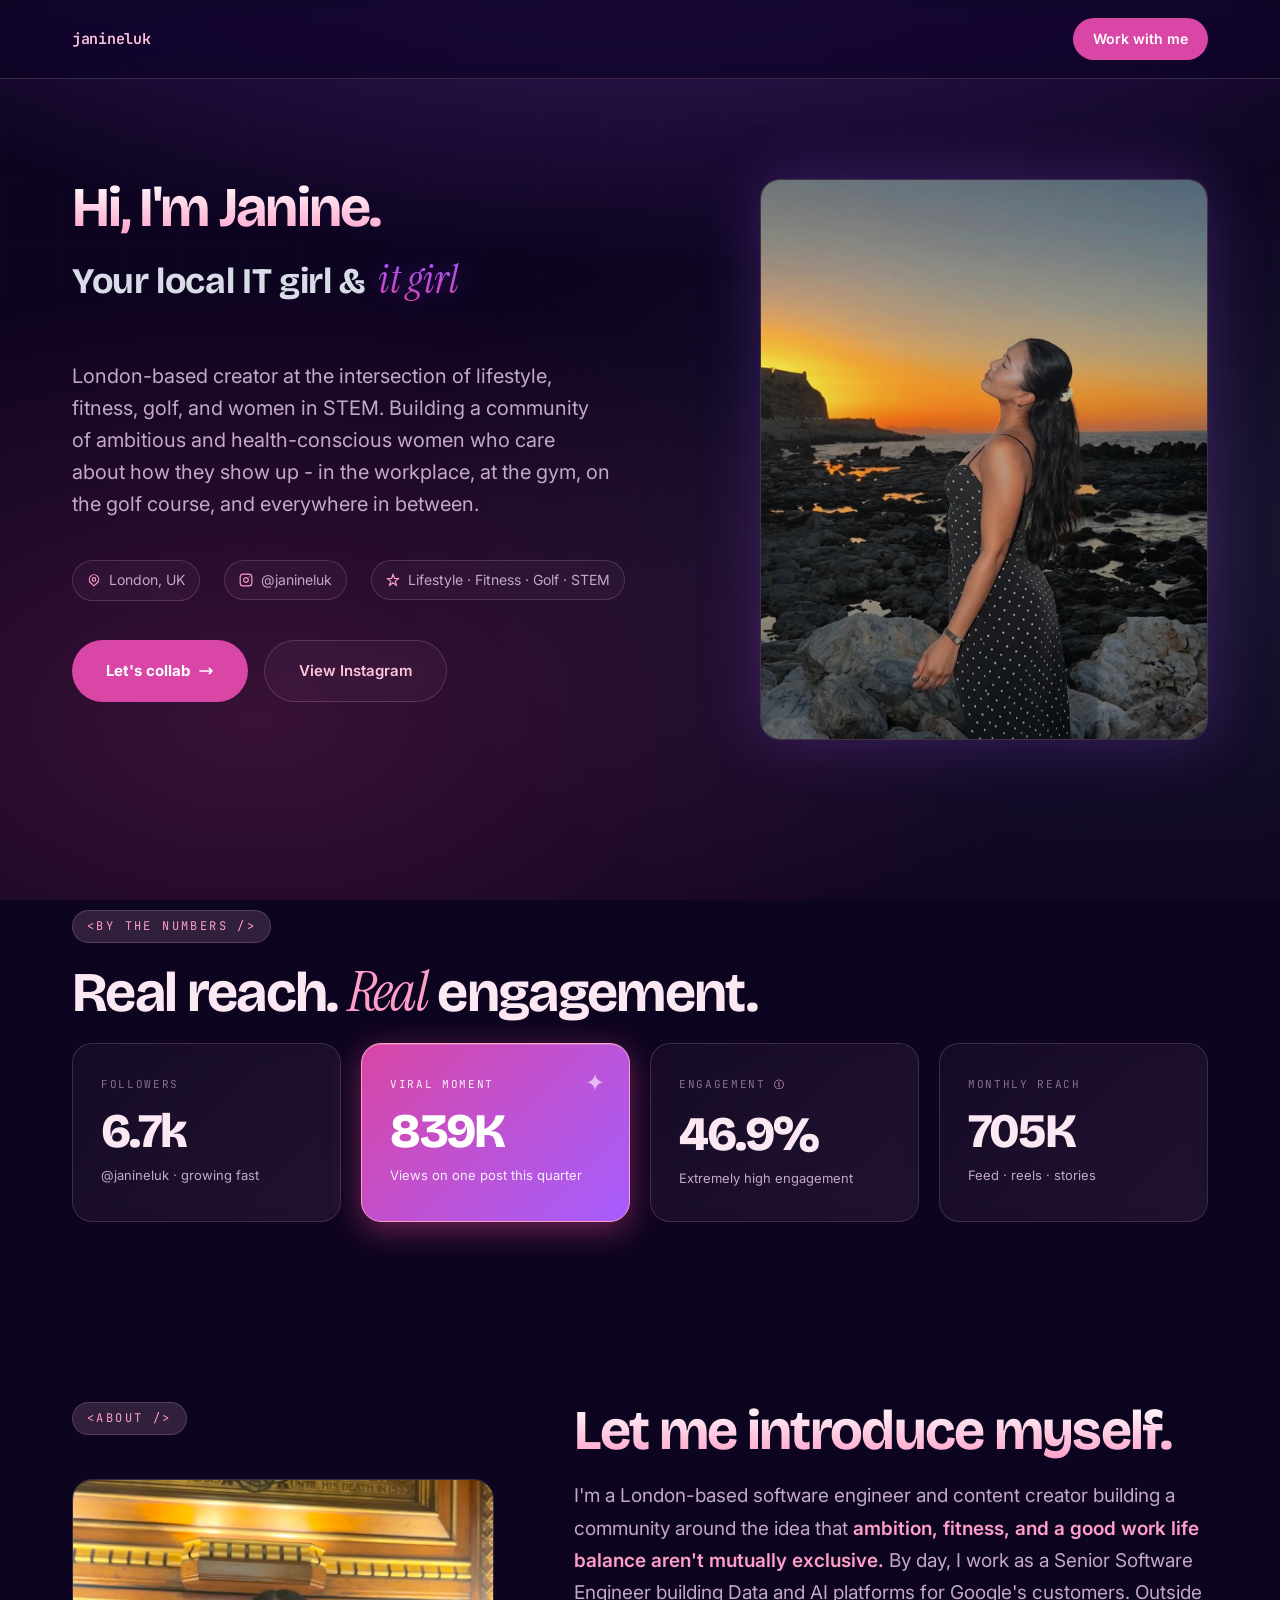
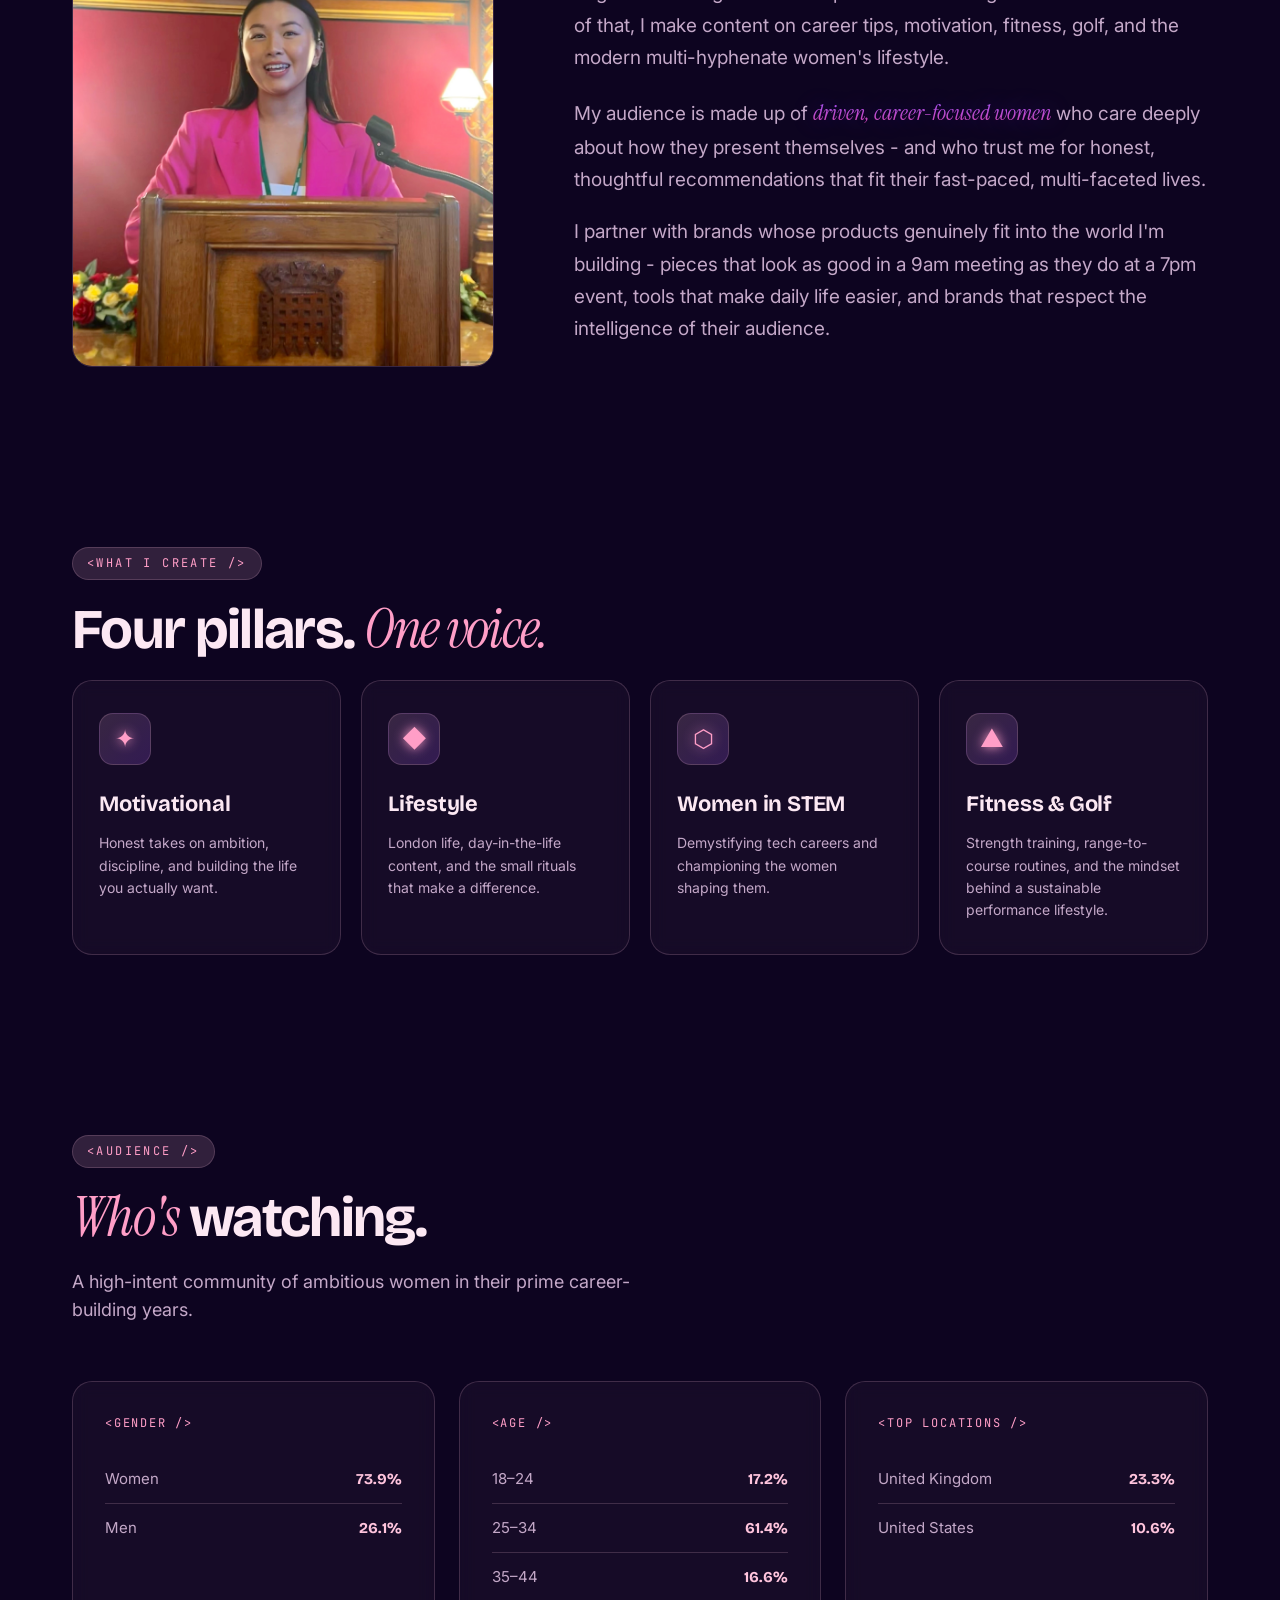
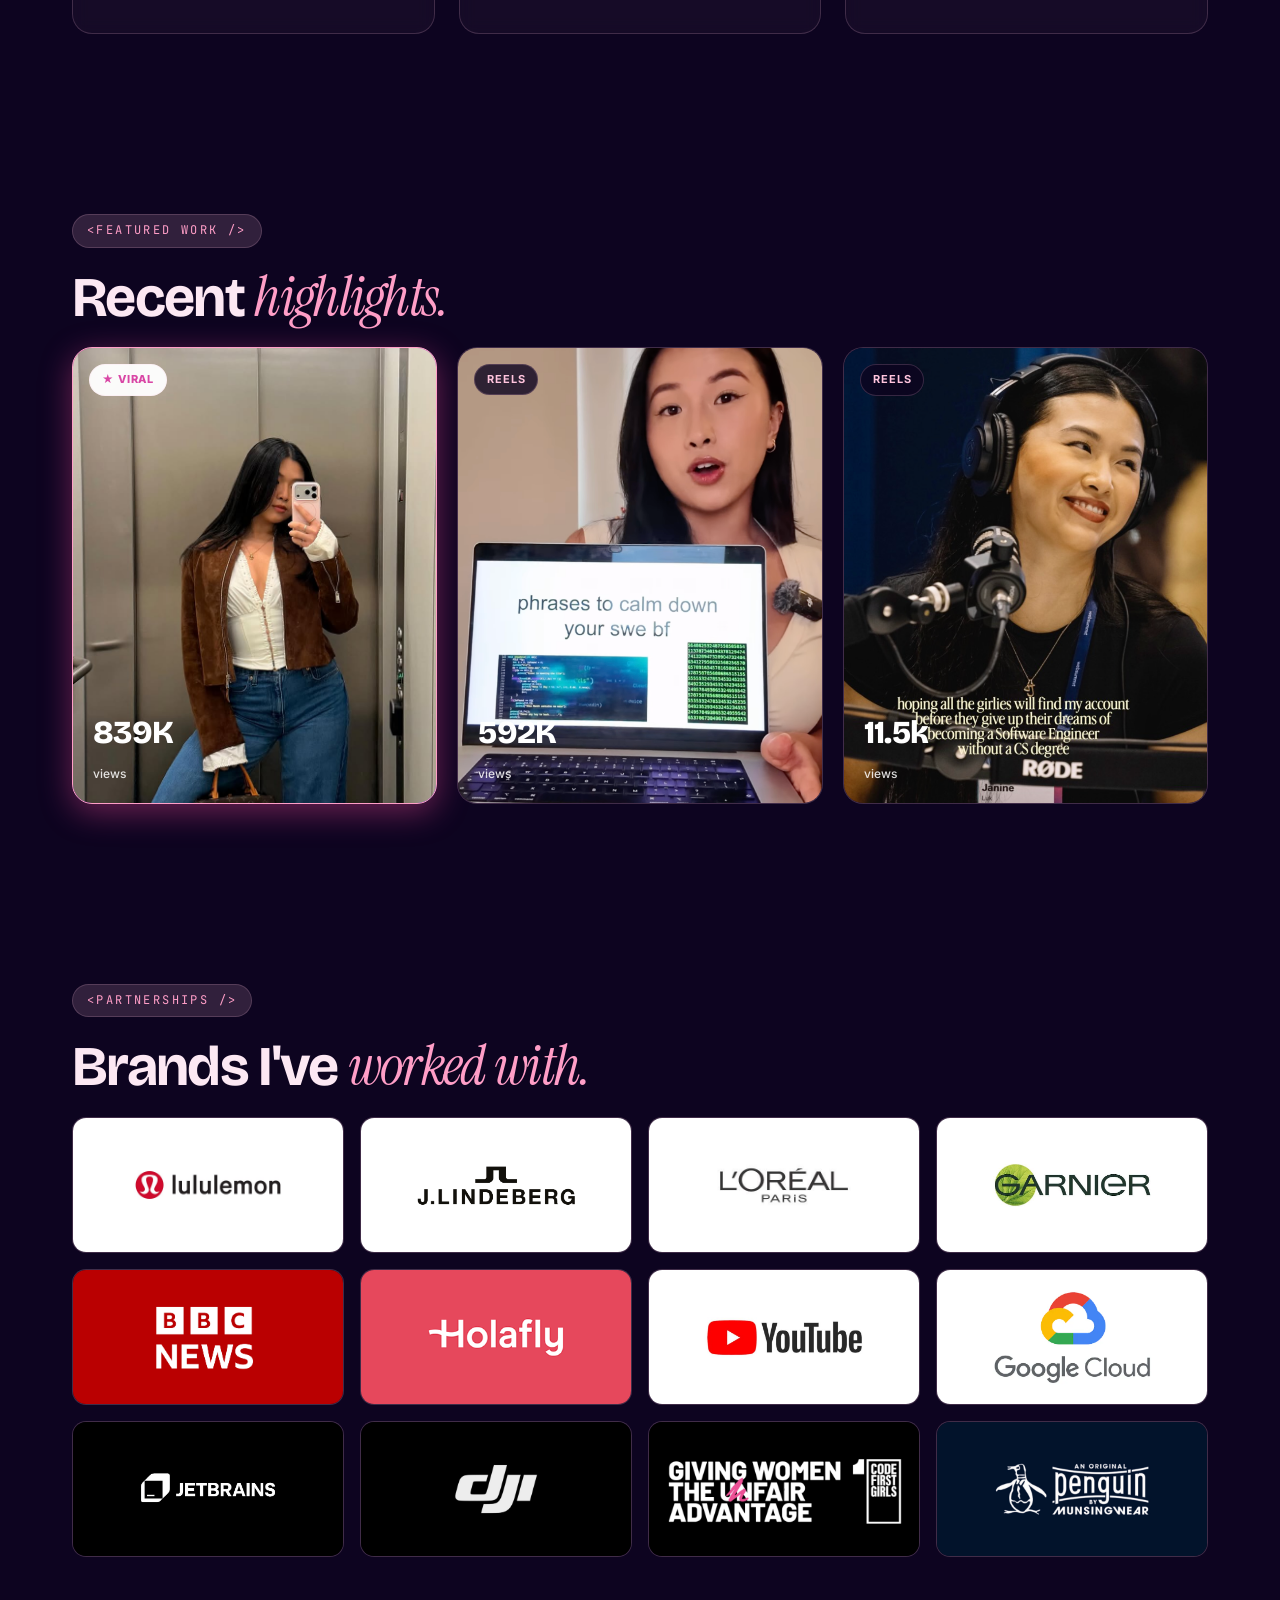
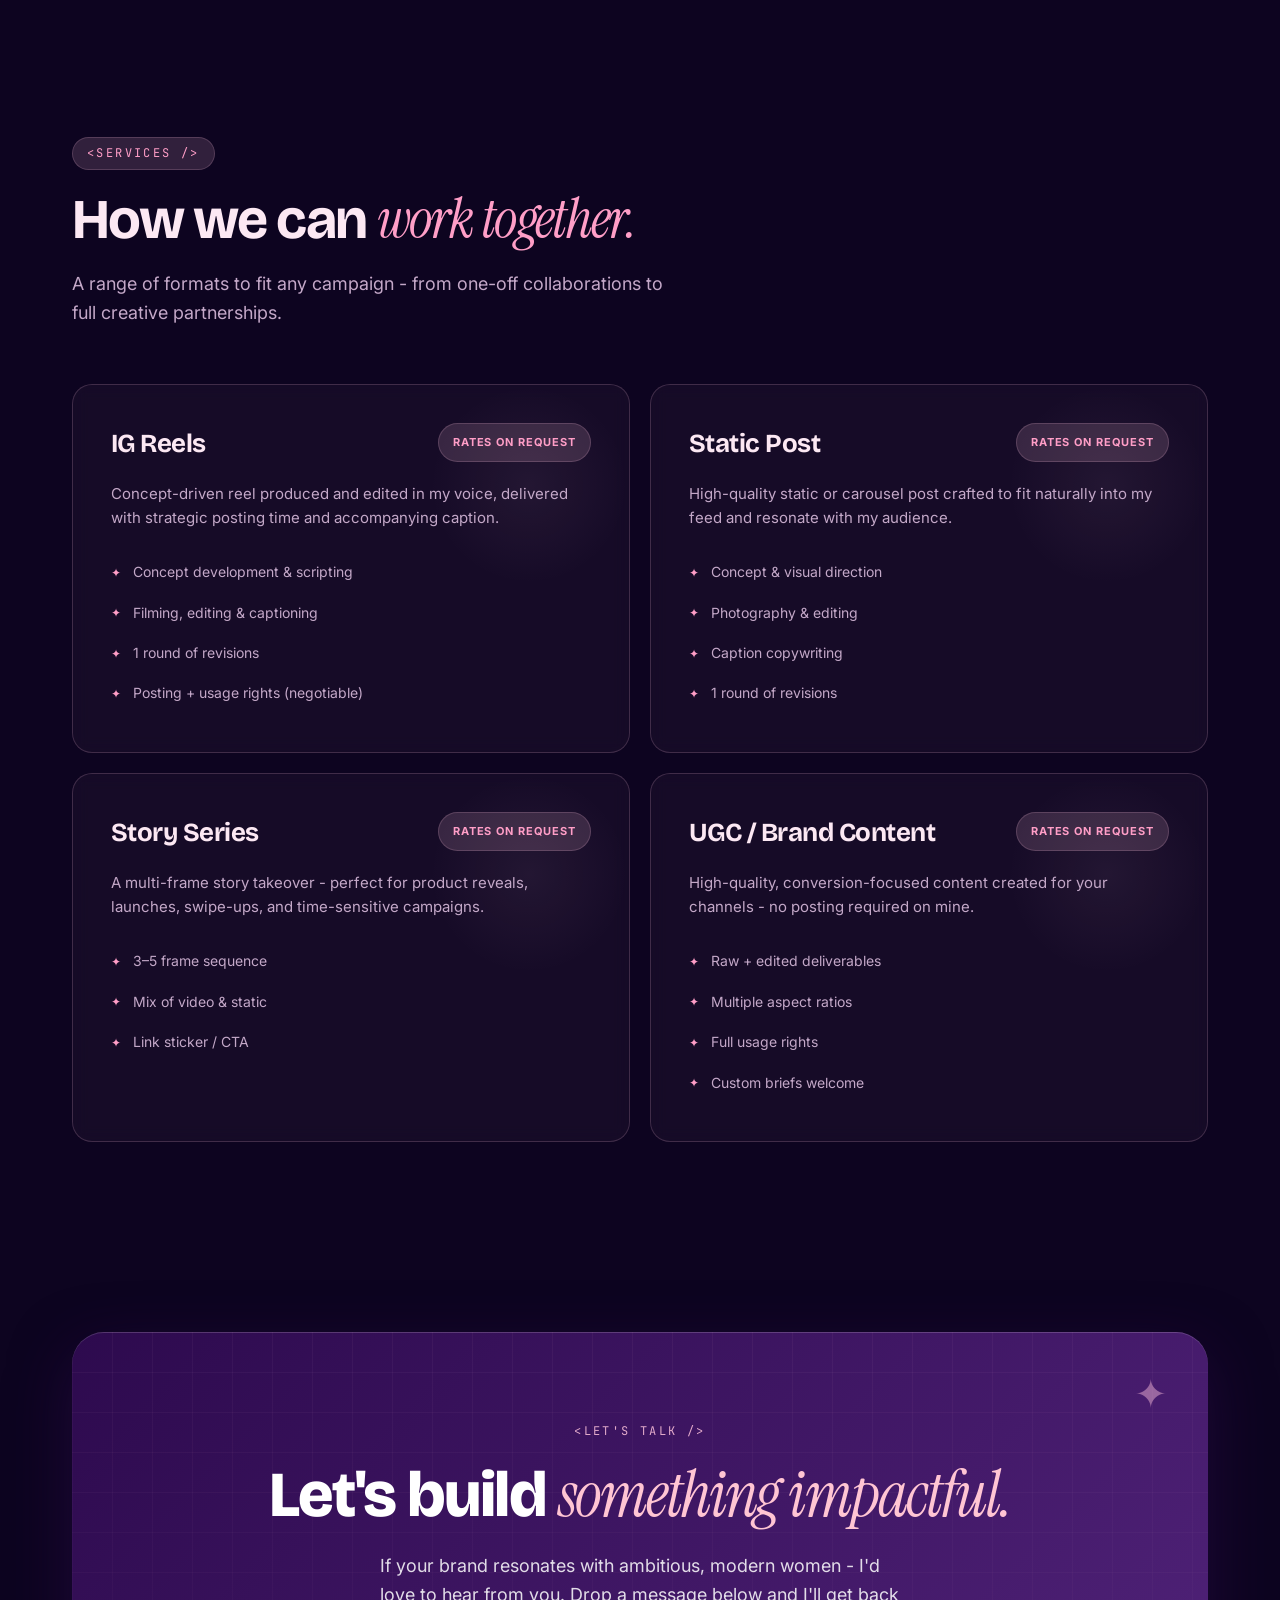
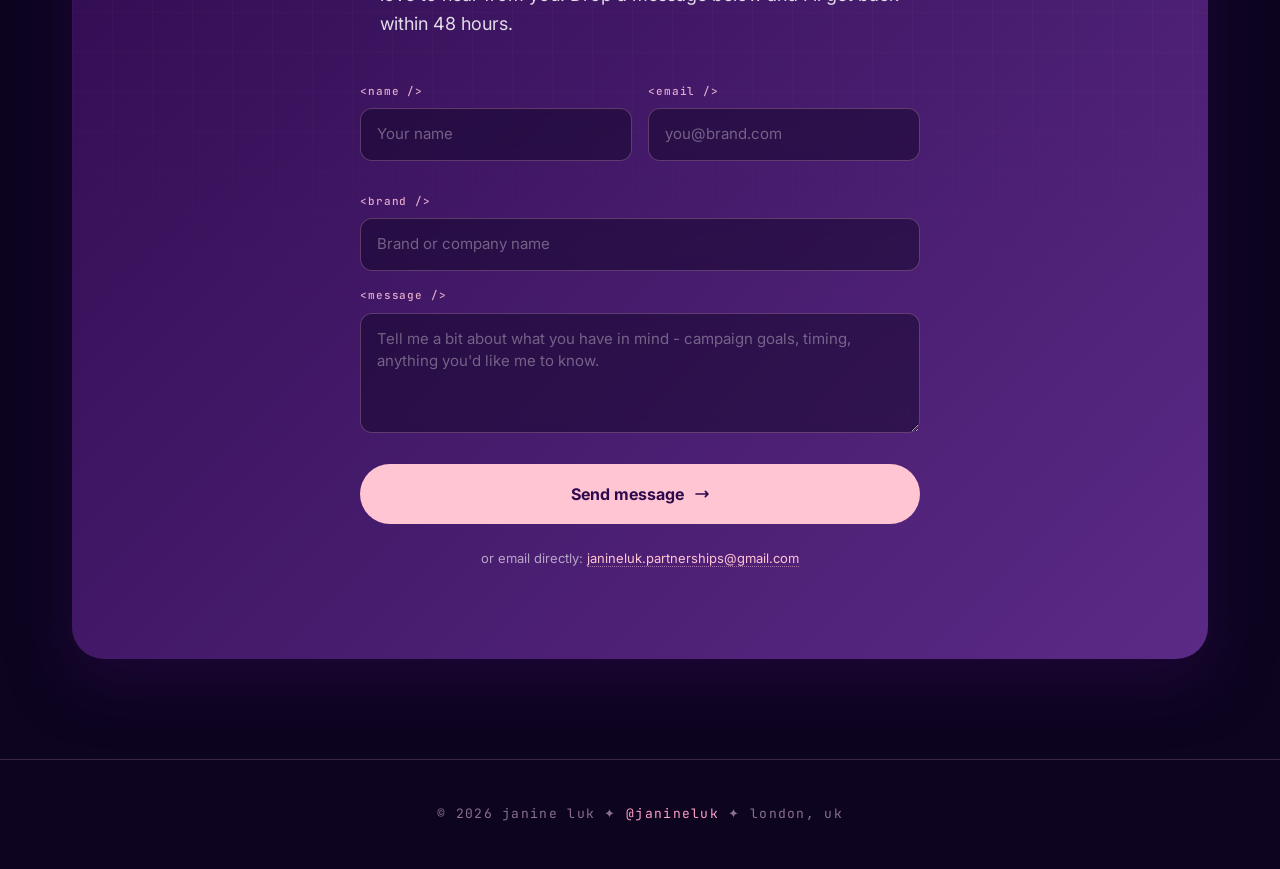
<file: index.html>
<!DOCTYPE html>
<html lang="en">
<head>
<meta charset="UTF-8" />
<meta name="viewport" content="width=device-width, initial-scale=1.0" />
<title>JANINELUK | Media Kit</title>
<meta name="description" content="Janine Luk (@janineluk) — your local IT girl &amp; it girl. London-based content creator covering motivational lifestyle, fitness, golf, and women in STEM." />
<link rel="preconnect" href="https://fonts.googleapis.com">
<link rel="preconnect" href="https://fonts.gstatic.com" crossorigin>
<link href="https://fonts.googleapis.com/css2?family=Bricolage+Grotesque:opsz,wght@12..96,600;12..96,700;12..96,800&family=Instrument+Serif:ital@0;1&family=Inter:wght@400;500;600;700;800&family=JetBrains+Mono:wght@400;500;600;700&display=swap" rel="stylesheet">
<link rel="icon" type="image/jpeg" href="public/assets/profile_pic.jpg" />
<link rel="apple-touch-icon" href="public/assets/profile_pic.jpg" />
<link rel="stylesheet" href="styles.css" />
</head>
<body>

<nav>
  <div class="nav-inner">
    <div class="logo">janineluk</div>
    <a href="#contact" class="nav-cta">Work with me</a>
  </div>
</nav>

<!-- HERO -->
<header class="hero">
  <div class="container">
    <div class="hero-grid">
      <div class="hero-text-top">
        <h1 class="section-title">Hi, I'm Janine.</h1>
        <p class="hero-subtitle"><span class="hero-subtitle-code">Your local IT girl &amp;</span> <span class="accent">it girl</span></p>
      </div>
      <div class="hero-visual">
        <div class="hero-photo">
          <img src="public/assets/profile_pic.jpg" alt="Janine Luk Profile Photo" />
        </div>
      </div>
      <div class="hero-text-bottom">
        <p class="hero-sub">London-based creator at the intersection of lifestyle, fitness, golf, and women in STEM. Building a community of ambitious and health-conscious women who care about how they show up - in the workplace, at the gym, on the golf course, and everywhere in between.</p>
        <div class="hero-meta">
          <div class="hero-meta-item">
            <svg fill="none" stroke="currentColor" viewBox="0 0 24 24"><path stroke-linecap="round" stroke-linejoin="round" stroke-width="2" d="M17.657 16.657L13.414 20.9a2 2 0 01-2.827 0l-4.244-4.243a8 8 0 1111.314 0z"/><path stroke-linecap="round" stroke-linejoin="round" stroke-width="2" d="M15 11a3 3 0 11-6 0 3 3 0 016 0z"/></svg>
            London, UK
          </div>
          <div class="hero-meta-item">
            <svg fill="none" stroke="currentColor" viewBox="0 0 24 24"><rect width="20" height="20" x="2" y="2" rx="5" ry="5" stroke-width="2"/><path stroke-linecap="round" stroke-linejoin="round" stroke-width="2" d="M16 11.37A4 4 0 1112.63 8 4 4 0 0116 11.37zM17.5 6.5h.01"/></svg>
            @janineluk
          </div>
          <div class="hero-meta-item">
            <svg fill="none" stroke="currentColor" viewBox="0 0 24 24"><path stroke-linecap="round" stroke-linejoin="round" stroke-width="2" d="M12 2l2.4 7.4H22l-6.2 4.5 2.4 7.4L12 16.8l-6.2 4.5 2.4-7.4L2 9.4h7.6L12 2z"/></svg>
            Lifestyle · Fitness · Golf · STEM
          </div>
        </div>
        <div class="hero-actions">
          <a href="#contact" class="btn-primary">
            Let's collab
            <svg width="16" height="16" fill="none" stroke="currentColor" viewBox="0 0 24 24"><path stroke-linecap="round" stroke-linejoin="round" stroke-width="2.5" d="M17 8l4 4m0 0l-4 4m4-4H3"/></svg>
          </a>
          <a href="https://instagram.com/janineluk" class="btn-secondary" target="_blank" rel="noopener">View Instagram</a>
        </div>
      </div>
    </div>
  </div>
</header>

<!-- STATS -->
<section>
  <div class="container">
    <div class="section-label">&lt;by the numbers /&gt;</div>
    <h2 class="section-title">Real reach. <em>Real</em> engagement.</h2>
    <div class="stats-grid">
      <div class="stat-card">
        <div class="stat-label">Followers</div>
        <div class="stat-value">6.7k</div>
        <div class="stat-detail">@janineluk · growing fast</div>
      </div>
      <div class="stat-card highlight">
        <div class="stat-label">Viral moment</div>
        <div class="stat-value">839K</div>
        <div class="stat-detail">Views on one post this quarter</div>
      </div>
      <div class="stat-card">
        <div class="stat-label">Engagement <span class="tooltip-wrap" tabindex="0" aria-label="Instagram engagement rate info">ⓘ<span class="tooltip-text" role="tooltip">Instagram engagement rate is based on median likes divided by followers.</span></span></div>
        <div class="stat-value">46.9%</div>
        <div class="stat-detail">Extremely high engagement</div>
      </div>
      <div class="stat-card">
        <div class="stat-label">Monthly reach</div>
        <div class="stat-value">705K</div>
        <div class="stat-detail">Feed · reels · stories</div>
      </div>
    </div>
  </div>
</section>

<!-- ABOUT -->
<section>
  <div class="container">
    <div class="about-grid">
      <div>
        <div class="section-label">&lt;about /&gt;</div>
        <div class="about-photo">
          <img src="public/assets/profile_photo_pink.png" alt="Janine Luk" />
        </div>
      </div>
      <div class="about-bio">
        <h1 class="section-title">Let me introduce myself.</h1>
        <p>I'm a London-based software engineer and content creator building a community around the idea that <strong>ambition, fitness, and a good work life balance aren't mutually exclusive.</strong> By day, I work as a Senior Software Engineer building Data and AI platforms for Google's customers. Outside of that, I make content on career tips, motivation, fitness, golf, and the modern multi-hyphenate women's lifestyle.</p>
        <p>My audience is made up of <em class="accent">driven, career-focused women</em> who care deeply about how they present themselves - and who trust me for honest, thoughtful recommendations that fit their fast-paced, multi-faceted lives.</p>
        <p>I partner with brands whose products genuinely fit into the world I'm building - pieces that look as good in a 9am meeting as they do at a 7pm event, tools that make daily life easier, and brands that respect the intelligence of their audience.</p>
      </div>
    </div>
  </div>
</section>

<!-- CONTENT PILLARS -->
<section>
  <div class="container">
    <div class="section-label">&lt;what i create /&gt;</div>
    <h2 class="section-title">Four pillars. <em>One voice.</em></h2>
    <div class="pillars-grid">
      <div class="pillar">
        <div class="pillar-icon">✦</div>
        <div class="pillar-title">Motivational</div>
        <p class="pillar-desc">Honest takes on ambition, discipline, and building the life you actually want.</p>
      </div>
      <div class="pillar">
        <div class="pillar-icon">◆</div>
        <div class="pillar-title">Lifestyle</div>
        <p class="pillar-desc">London life, day-in-the-life content, and the small rituals that make a difference.</p>
      </div>
      <div class="pillar">
        <div class="pillar-icon">⬡</div>
        <div class="pillar-title">Women in STEM</div>
        <p class="pillar-desc">Demystifying tech careers and championing the women shaping them.</p>
      </div>
      <div class="pillar">
        <div class="pillar-icon">▲</div>
        <div class="pillar-title">Fitness &amp; Golf</div>
        <p class="pillar-desc">Strength training, range-to-course routines, and the mindset behind a sustainable performance lifestyle.</p>
      </div>
    </div>
  </div>
</section>

<!-- AUDIENCE -->
<section>
  <div class="container">
    <div class="section-label">&lt;audience /&gt;</div>
    <h2 class="section-title"><em>Who's</em> watching.</h2>
    <p class="section-sub">A high-intent community of ambitious women in their prime career-building years.</p>
    <div class="audience-grid">
      <div class="audience-card">
        <h4>&lt;gender /&gt;</h4>
        <div class="audience-row"><span class="label">Women</span><span class="value">73.9%</span></div>
        <div class="audience-row"><span class="label">Men</span><span class="value">26.1%</span></div>
      </div>
      <div class="audience-card">
        <h4>&lt;age /&gt;</h4>
        <div class="audience-row"><span class="label">18–24</span><span class="value">17.2%</span></div>
        <div class="audience-row"><span class="label">25–34</span><span class="value">61.4%</span></div>
        <div class="audience-row"><span class="label">35–44</span><span class="value">16.6%</span></div>
      </div>
      <div class="audience-card">
        <h4>&lt;top locations /&gt;</h4>
        <div class="audience-row"><span class="label">United Kingdom</span><span class="value">23.3%</span></div>
        <div class="audience-row"><span class="label">United States</span><span class="value">10.6%</span></div>
      </div>
    </div>
  </div>
</section>

<!-- FEATURED CONTENT -->
<section>
  <div class="container">
    <div class="section-label">&lt;featured work /&gt;</div>
    <h2 class="section-title">Recent <em>highlights.</em></h2>
    <div class="content-grid">
      <a class="content-card viral" href="https://www.instagram.com/reel/DWrKd-1DQzM/" target="_blank" rel="noopener noreferrer" aria-label="Open viral reel on Instagram">
        <img src="public/assets/post-1.jpeg" alt="Viral post" />
        <div class="badge">★ Viral</div>
        <div class="views">839K<small>views</small></div>
      </a>
      <a class="content-card" href="https://www.instagram.com/reel/Dc0p4ssIKQV/" target="_blank" rel="noopener noreferrer" aria-label="Open featured reel on Instagram">
        <img src="public/assets/post-4.jpeg" alt="Featured reels" />
        <div class="badge">Reels</div>
        <div class="views">592K<small>views</small></div>
      </a>
      <a class="content-card" href="https://www.instagram.com/reel/DcVVkeJtqzK/" target="_blank" rel="noopener noreferrer" aria-label="Open featured reel on Instagram">
        <img src="public/assets/post-5.jpeg" alt="Featured reels" />
        <div class="badge">Reels</div>
        <div class="views">11.5k<small>views</small></div>
      </a>
    </div>
  </div>
</section>

<!-- PAST COLLABS -->
<section>
  <div class="container">
    <div class="section-label">&lt;partnerships /&gt;</div>
    <h2 class="section-title">Brands I've <em>worked with.</em></h2>
    <div class="collabs-grid">
      <div class="collab-card"><img src="public/assets/lululemon-logo.jpg" alt="Lululemon"></div>
      <div class="collab-card"><img src="public/assets/jlindeberg-logo.png" alt="J.Lindeberg"></div>
      <div class="collab-card"><img src="public/assets/loreal-paris.jpg" alt="L'Oréal"></div>
      <div class="collab-card"><img src="public/assets/garnier-logo.png" alt="Garnier"></div>
      <div class="collab-card"><img src="public/assets/bbc-news-logo.png" alt="BBC News"></div>
      <div class="collab-card"><img src="public/assets/holafly-logo.png" alt="Holafly"></div>
      <div class="collab-card"><img src="public/assets/youtube-logo.png" alt="YouTube"></div>
      <div class="collab-card"><img src="public/assets/google-cloud-logo.png" alt="Google Cloud"></div>
      <div class="collab-card"><img src="public/assets/jetbrains-logo.jpg" alt="JetBrains"></div>
      <div class="collab-card"><img src="public/assets/dji-logo.png" alt="DJI"></div>
      <div class="collab-card"><img src="public/assets/cfg-logo.png" alt="Code First Girls"></div>
      <div class="collab-card"><img src="public/assets/original-penguin-logo.png" alt="Original Penguin"></div>
    </div>
  </div>
</section>

<!-- SERVICES -->
<section>
  <div class="container">
    <div class="section-label">&lt;services /&gt;</div>
    <h2 class="section-title">How we can <em>work together.</em></h2>
    <p class="section-sub">A range of formats to fit any campaign - from one-off collaborations to full creative partnerships.</p>
    <div class="services-grid">
      <div class="service-card">
        <div class="service-header">
          <div class="service-title">IG Reels</div>
        </div>
        <p class="service-desc">Concept-driven reel produced and edited in my voice, delivered with strategic posting time and accompanying caption.</p>
        <ul class="service-includes">
          <li>Concept development & scripting</li>
          <li>Filming, editing & captioning</li>
          <li>1 round of revisions</li>
          <li>Posting + usage rights (negotiable)</li>
        </ul>
        <a href="#contact" class="service-tag">Rates on request</a>
      </div>
      <div class="service-card">
        <div class="service-header">
          <div class="service-title">Static Post</div>
        </div>
        <p class="service-desc">High-quality static or carousel post crafted to fit naturally into my feed and resonate with my audience.</p>
        <ul class="service-includes">
          <li>Concept & visual direction</li>
          <li>Photography & editing</li>
          <li>Caption copywriting</li>
          <li>1 round of revisions</li>
        </ul>
        <a href="#contact" class="service-tag">Rates on request</a>
      </div>
      <div class="service-card">
        <div class="service-header">
          <div class="service-title">Story Series</div>
        </div>
        <p class="service-desc">A multi-frame story takeover - perfect for product reveals, launches, swipe-ups, and time-sensitive campaigns.</p>
        <ul class="service-includes">
          <li>3–5 frame sequence</li>
          <li>Mix of video & static</li>
          <li>Link sticker / CTA</li>
        </ul>
        <a href="#contact" class="service-tag">Rates on request</a>
      </div>
      <div class="service-card">
        <div class="service-header">
          <div class="service-title">UGC / Brand Content</div>
        </div>
        <p class="service-desc">High-quality, conversion-focused content created for your channels - no posting required on mine.</p>
        <ul class="service-includes">
          <li>Raw + edited deliverables</li>
          <li>Multiple aspect ratios</li>
          <li>Full usage rights</li>
          <li>Custom briefs welcome</li>
        </ul>
        <a href="#contact" class="service-tag">Rates on request</a>
      </div>
    </div>
  </div>
</section>

<!-- CTA -->
<section class="cta" id="contact">
  <div class="container">
    <div class="cta-inner">
      <div class="cta-label">&lt;let's talk /&gt;</div>
      <h2>Let's build <em>something impactful.</em></h2>
      <p>If your brand resonates with ambitious, modern women - I'd love to hear from you. Drop a message below and I'll get back within 48 hours.</p>

      <form name="contact" method="POST" class="contact-form" action="https://formspree.io/f/mbgryoaj">
        <input type="text" name="_gotcha" style="display:none" tabindex="-1" autocomplete="off" />
        <input type="hidden" name="_subject" value="New media kit inquiry" />

        <div class="form-row">
          <div class="form-field">
            <label for="name">&lt;name /&gt;</label>
            <input type="text" id="name" name="name" placeholder="Your name" required />
          </div>
          <div class="form-field">
            <label for="email">&lt;email /&gt;</label>
            <input type="email" id="email" name="email" placeholder="you@brand.com" required />
          </div>
        </div>

        <div class="form-field">
          <label for="brand">&lt;brand /&gt;</label>
          <input type="text" id="brand" name="brand" placeholder="Brand or company name" />
        </div>

        <div class="form-field">
          <label for="message">&lt;message /&gt;</label>
          <textarea id="message" name="message" placeholder="Tell me a bit about what you have in mind - campaign goals, timing, anything you'd like me to know." required></textarea>
        </div>

        <button type="submit" class="cta-btn form-submit">
          Send message
          <svg width="16" height="16" fill="none" stroke="currentColor" viewBox="0 0 24 24"><path stroke-linecap="round" stroke-linejoin="round" stroke-width="2.5" d="M17 8l4 4m0 0l-4 4m4-4H3"/></svg>
        </button>

        <div class="form-fallback">
          or email directly: <a href="mailto:janineluk.partnerships@gmail.com">janineluk.partnerships@gmail.com</a>
        </div>
      </form>
    </div>
  </div>
</section>

<footer>
  <div class="container">
    © <span id="year"></span> janine luk ✦ <a href="https://instagram.com/janineluk" target="_blank" rel="noopener">@janineluk</a> ✦ london, uk
  </div>
</footer>

<script>
  document.getElementById('year').textContent = new Date().getFullYear();
</script>

</body>
</html>
</file>
<file: styles.css>
:root {
    --bg: #0d0420;
    --bg-deep: #060212;
    --bg-card: rgba(255, 192, 220, 0.04);
    --bg-elevated: rgba(255, 192, 220, 0.08);
    --pink: #ffc4dd;
    --pink-bright: #ff9ec7;
    --pink-soft: rgba(255, 196, 221, 0.15);
    --purple: #5b2a86;
    --purple-deep: #2d0a4e;
    --purple-bright: #a259ff;
    --magenta: #d946a5;
    --cyan: #b5f5ff;
    --text: #fce8f3;
    --text-dim: #c4a8c8;
    --text-mute: #8a6f8e;
    --border: rgba(255, 196, 221, 0.18);
    --border-glow: rgba(162, 89, 255, 0.4);
    --radius: 20px;
  }

  * { box-sizing: border-box; margin: 0; padding: 0; }

  html { scroll-behavior: smooth; }

  body {
    background: var(--bg);
    color: var(--text);
    font-family: 'Inter', -apple-system, BlinkMacSystemFont, sans-serif;
    line-height: 1.6;
    -webkit-font-smoothing: antialiased;
    overflow-x: hidden;
    position: relative;
  }

  /* === SYNTHWAVE BACKGROUND === */
  body::before {
    content: '';
    position: fixed;
    inset: 0;
    background:
      radial-gradient(ellipse 80% 50% at 50% -20%, rgba(162, 89, 255, 0.35), transparent),
      radial-gradient(ellipse 60% 50% at 20% 80%, rgba(255, 77, 158, 0.18), transparent),
      radial-gradient(ellipse 60% 50% at 90% 60%, rgba(181, 245, 255, 0.08), transparent);
    pointer-events: none;
    z-index: 0;
  }

  body::after {
    content: '';
    position: fixed;
    inset: 0;
    background-image:
      linear-gradient(rgba(255, 196, 221, 0.04) 1px, transparent 1px),
      linear-gradient(90deg, rgba(255, 196, 221, 0.04) 1px, transparent 1px);
    background-size: 60px 60px;
    pointer-events: none;
    z-index: 0;
    mask-image: linear-gradient(to bottom, rgba(0,0,0,0.5), transparent 60%);
    -webkit-mask-image: linear-gradient(to bottom, rgba(0,0,0,0.5), transparent 60%);
  }

  .container {
    max-width: 1200px;
    margin: 0 auto;
    padding: 0 32px;
    position: relative;
    z-index: 1;
  }

  /* === NAV === */
  nav {
    position: sticky;
    top: 0;
    z-index: 50;
    background: rgba(13, 4, 32, 0.75);
    backdrop-filter: blur(20px) saturate(180%);
    -webkit-backdrop-filter: blur(20px) saturate(180%);
    border-bottom: 1px solid var(--border);
  }
  .nav-inner {
    display: flex;
    align-items: center;
    justify-content: space-between;
    padding: 18px 32px;
    max-width: 1200px;
    margin: 0 auto;
  }
  .logo {
    font-family: 'JetBrains Mono', ui-monospace, 'SF Mono', Monaco, Consolas, monospace;
    font-weight: 600;
    font-size: 15px;
    letter-spacing: -0.02em;
    color: var(--pink);
    line-height: 1;
  }
  .nav-cta {
    background: var(--magenta);
    color: #fff;
    padding: 10px 20px;
    border-radius: 100px;
    text-decoration: none;
    font-weight: 600;
    font-size: 14px;
    transition: transform 0.2s, background 0.2s;
  }
  .nav-cta:hover {
    transform: translateY(-2px);
    background: #c13a92;
  }

  /* === HERO === */
  .hero {
    padding: 100px 0 80px;
    position: relative;
  }
  .hero-grid {
    display: grid;
    grid-template-columns: 1.4fr 1fr;
    grid-template-rows: auto auto;
    column-gap: 60px;
    row-gap: 0;
    align-items: start;
    position: relative;
  }
  .hero-text-top {
    grid-column: 1;
    grid-row: 1;
  }
  .hero-text-bottom {
    grid-column: 1;
    grid-row: 2;
  }
  .hero-visual {
    grid-column: 2;
    grid-row: 1 / 3;
    display: flex;
    flex-direction: column;
    gap: 16px;
  }
  .hero-tag {
    display: inline-flex;
    align-items: center;
    gap: 10px;
    background: var(--pink-soft);
    border: 1px solid var(--border);
    color: var(--pink);
    padding: 10px 18px;
    border-radius: 100px;
    font-size: 12px;
    font-weight: 600;
    margin-bottom: 28px;
    letter-spacing: 0.08em;
    text-transform: uppercase;
    backdrop-filter: blur(8px);
  }
  .hero-tag::before {
    content: '';
    width: 8px;
    height: 8px;
    background: var(--pink-bright);
    border-radius: 50%;
    animation: pulse 2s infinite;
    box-shadow: 0 0 12px var(--pink-bright);
  }
  @keyframes pulse {
    0%, 100% { opacity: 1; transform: scale(1); }
    50% { opacity: 0.4; transform: scale(0.9); }
  }
  h1 {
    font-family: 'Bricolage Grotesque', sans-serif;
    font-size: clamp(36px, 5.2vw, 64px);
    font-weight: 800;
    line-height: 1;
    letter-spacing: -0.03em;
    margin-bottom: 28px;
    background: linear-gradient(180deg, #fff 0%, var(--pink) 60%, var(--pink-bright) 100%);
    -webkit-background-clip: text;
    background-clip: text;
    -webkit-text-fill-color: transparent;
    color: transparent;
  }
  h1 .accent {
    font-family: 'Instrument Serif', serif;
    font-style: italic;
    font-weight: 400;
    background: linear-gradient(180deg, var(--purple-bright) 0%, var(--magenta) 100%);
    -webkit-background-clip: text;
    background-clip: text;
    -webkit-text-fill-color: transparent;
    color: transparent;
    text-shadow: 0 0 60px rgba(162, 89, 255, 0.6);
  }
  .hero-subtitle {
    margin: 0 0 20px;
    font-family: 'Bricolage Grotesque', sans-serif;
    font-size: clamp(20px, 3.8vw, 36px);
    font-weight: 700;
    line-height: 1.12;
    letter-spacing: -0.01em;
    color: #D8DCE6;
    text-wrap: balance;
  }
  .hero-subtitle-code {
    font-family: inherit;
    font-size: 1em;
    font-weight: inherit;
    letter-spacing: inherit;
    color: inherit;
    text-transform: none;
  }
  .hero-subtitle .accent {
    font-family: 'Instrument Serif', serif;
    font-size: 1.1em;
    font-style: italic;
    font-weight: 400;
    display: inline-block;
    margin-left: 0.12em;
    vertical-align: baseline;
    background: linear-gradient(180deg, var(--purple-bright) 0%, var(--magenta) 100%);
    -webkit-background-clip: text;
    background-clip: text;
    -webkit-text-fill-color: transparent;
    color: transparent;
    text-shadow: 0 0 24px rgba(162, 89, 255, 0.45);
  }
  .hero-subtitle .heart {
    color: #FFC5D3;
    display: inline-block;
    font-size: 0.68em;
    margin-left: 0.04em;
    vertical-align: 0.06em;
    text-shadow: 0 0 18px rgba(255, 197, 211, 0.55);
  }
  h1 .heart {
    -webkit-text-fill-color: #FFC5D3;
    color: #FFC5D3;
    font-weight: 400;
    display: inline-block;
    font-size: 0.7em;
    vertical-align: 0.18em;
    text-shadow: 0 0 24px rgba(255, 197, 211, 0.7);
  }
  .hero-sub {
    font-size: 20px;
    color: var(--text-dim);
    margin-bottom: 40px;
    max-width: 540px;
    line-height: 1.6;
  }
  .hero-meta {
    display: flex;
    gap: 24px;
    flex-wrap: wrap;
    margin-bottom: 40px;
  }
  .hero-meta-item {
    display: flex;
    align-items: center;
    gap: 8px;
    color: var(--text-dim);
    font-size: 14px;
    background: var(--bg-card);
    border: 1px solid var(--border);
    padding: 8px 14px;
    border-radius: 100px;
    backdrop-filter: blur(8px);
  }
  .hero-meta-item svg { width: 14px; height: 14px; color: var(--pink-bright); }
  .hero-actions {
    display: flex;
    gap: 16px;
    flex-wrap: wrap;
  }
  .btn-primary {
    background: var(--magenta);
    color: #fff;
    padding: 18px 34px;
    border-radius: 100px;
    text-decoration: none;
    font-weight: 700;
    font-size: 15px;
    transition: transform 0.2s, background 0.2s;
    display: inline-flex;
    align-items: center;
    gap: 8px;
  }
  .btn-primary:hover {
    transform: translateY(-3px);
    background: #c13a92;
  }
  .btn-secondary {
    background: var(--bg-card);
    display: inline-flex;
    align-items: center;
    justify-content: center;
    color: var(--pink);
    padding: 18px 34px;
    border-radius: 100px;
    text-decoration: none;
    font-weight: 600;
    font-size: 15px;
    border: 1px solid var(--border);
    backdrop-filter: blur(8px);
    transition: all 0.2s;
  }
  .btn-secondary:hover {
    border-color: var(--pink-bright);
    background: var(--pink-soft);
    color: #fff;
  }

  .hero-photo {
    aspect-ratio: 4/5;
    background:
      linear-gradient(135deg, rgba(255, 196, 221, 0.08) 0%, rgba(162, 89, 255, 0.12) 100%),
      var(--bg-deep);
    border-radius: var(--radius);
    border: 1px solid var(--border);
    display: flex;
    align-items: center;
    justify-content: center;
    color: var(--text-mute);
    font-size: 14px;
    text-align: center;
    padding: 0;
    position: relative;
    overflow: hidden;
    box-shadow:
      0 0 60px rgba(162, 89, 255, 0.25),
      inset 0 0 60px rgba(255, 196, 221, 0.05);
  }
  .hero-photo img {
    width: 100%;
    height: 100%;
    object-fit: cover;
    object-position: 36% 36%;
    display: block;
    position: relative;
    z-index: 1;
  }
  .hero-photo::before {
    content: none;
    position: absolute;
    inset: 0;
    background-image:
      linear-gradient(rgba(255, 196, 221, 0.06) 1px, transparent 1px),
      linear-gradient(90deg, rgba(255, 196, 221, 0.06) 1px, transparent 1px);
    background-size: 30px 30px;
  }
  .hero-photo::after {
    content: none;
    white-space: pre;
    font-size: 13px;
    color: var(--text-mute);
    font-family: 'JetBrains Mono', ui-monospace, 'SF Mono', Monaco, Consolas, monospace;
    letter-spacing: 0.05em;
    position: relative;
    z-index: 1;
  }

  .hero-photo-caption {
    margin: 0;
    font-family: 'Bricolage Grotesque', sans-serif;
    font-size: clamp(22px, 3.4vw, 34px);
    font-weight: 700;
    line-height: 1.1;
    color: var(--pink);
    letter-spacing: -0.02em;
    text-align: center;
    text-transform: none;
  }

  /* === SECTION GENERAL === */
  section { padding: 90px 0; position: relative; }
  .section-label {
    font-family: 'JetBrains Mono', ui-monospace, 'SF Mono', Monaco, Consolas, monospace;
    font-size: 12px;
    font-weight: 400;
    letter-spacing: 0.2em;
    text-transform: uppercase;
    color: var(--pink-bright);
    margin-bottom: 20px;
    display: inline-block;
    padding: 6px 14px;
    background: var(--pink-soft);
    border: 1px solid var(--border);
    border-radius: 100px;
  }
  .section-title {
    font-family: 'Bricolage Grotesque', sans-serif;
    font-size: clamp(36px, 5vw, 56px);
    font-weight: 700;
    letter-spacing: -0.03em;
    line-height: 1.05;
    margin-bottom: 20px;
    max-width: 700px;
    color: var(--text);
  }
  .section-title em {
    font-family: 'Instrument Serif', serif;
    font-style: italic;
    font-weight: 400;
    color: var(--pink-bright);
  }
  .section-sub {
    color: var(--text-dim);
    font-size: 18px;
    margin-bottom: 56px;
    max-width: 600px;
    line-height: 1.6;
  }

  /* === STATS === */
  .stats-grid {
    display: grid;
    grid-template-columns: repeat(4, 1fr);
    gap: 20px;
  }
  .stat-card {
    background: var(--bg-card);
    border: 1px solid var(--border);
    border-radius: var(--radius);
    padding: 32px 28px;
    transition: all 0.3s;
    backdrop-filter: blur(12px);
    position: relative;
    overflow: visible;
    z-index: 1;
  }
  .stat-card::before {
    content: '';
    position: absolute;
    inset: 0;
    border-radius: inherit;
    background: linear-gradient(135deg, transparent 0%, rgba(255, 196, 221, 0.04) 100%);
    pointer-events: none;
  }
  .stat-card:hover {
    border-color: var(--pink-bright);
    transform: translateY(-4px);
    box-shadow: 0 12px 40px rgba(255, 77, 158, 0.2);
    z-index: 10;
  }
  .stat-card:focus-within {
    z-index: 10;
  }
  .stat-card.highlight {
    background: linear-gradient(135deg, var(--magenta) 0%, var(--purple-bright) 100%);
    border-color: var(--pink-bright);
    color: #fff;
    box-shadow:
      0 8px 32px rgba(255, 77, 158, 0.4),
      inset 0 1px 0 rgba(255, 255, 255, 0.2);
  }
  .stat-card.highlight::after {
    content: '✦';
    position: absolute;
    top: 20px;
    right: 24px;
    font-size: 24px;
    color: rgba(255, 255, 255, 0.6);
    animation: spin 8s linear infinite;
  }
  @keyframes spin {
    from { transform: rotate(0deg); }
    to { transform: rotate(360deg); }
  }
  .stat-label {
    font-family: 'JetBrains Mono', ui-monospace, 'SF Mono', Monaco, Consolas, monospace;
    font-size: 11px;
    color: var(--text-mute);
    text-transform: uppercase;
    letter-spacing: 0.15em;
    margin-bottom: 14px;
    position: relative;
  }
  .stat-card.highlight .stat-label { color: rgba(255,255,255,0.9); }
  .tooltip-wrap {
    display: inline-flex;
    width: 16px;
    height: 16px;
    color: var(--pink);
    font-size: 10px;
    line-height: 1;
    position: relative;
    z-index: 5;
  }
  .tooltip-wrap:focus-visible {
    outline: 2px solid var(--pink-bright);
    outline-offset: 2px;
  }
  .tooltip-text {
    position: absolute;
    left: 50%;
    bottom: calc(100% + 10px);
    transform: translateX(-20%);
    width: min(260px, 78vw);
    background: rgba(6, 2, 18, 0.96);
    border: 1px solid var(--border);
    border-radius: 10px;
    padding: 10px 12px;
    color: var(--text);
    font-size: 12px;
    letter-spacing: 0;
    text-transform: none;
    line-height: 1.35;
    box-shadow: 0 10px 30px rgba(0, 0, 0, 0.4);
    opacity: 0;
    visibility: hidden;
    pointer-events: none;
    transition: opacity 0.18s ease;
    z-index: 20;
  }
  .tooltip-wrap:hover .tooltip-text,
  .tooltip-wrap:focus-visible .tooltip-text {
    opacity: 1;
    visibility: visible;
  }
  .stat-value {
    font-family: 'Bricolage Grotesque', sans-serif;
    font-size: 48px;
    font-weight: 800;
    line-height: 1;
    letter-spacing: -0.04em;
    margin-bottom: 10px;
    color: var(--text);
    position: relative;
  }
  .stat-card.highlight .stat-value { color: #fff; }
  .stat-detail {
    font-size: 13px;
    color: var(--text-dim);
    position: relative;
  }
  .stat-card.highlight .stat-detail { color: rgba(255,255,255,0.9); }

  /* === ABOUT === */
  .about-grid {
    display: grid;
    grid-template-columns: 1fr 1.5fr;
    gap: 80px;
    align-items: start;
  }
  .about-photo {
    margin-top: 24px;
    border-radius: var(--radius);
    overflow: hidden;
    border: 1px solid var(--border);
  }
  .about-photo img {
    width: 100%;
    display: block;
    object-fit: cover;
  }
  .about-bio {
    font-size: 19px;
    color: var(--text-dim);
    line-height: 1.7;
  }
  .about-bio p { margin-bottom: 20px; }
  .about-bio strong {
    color: var(--pink-bright);
    font-weight: 600;
  }
  .about-bio em {
    font-family: 'Instrument Serif', serif;
    font-style: italic;
    color: var(--pink);
    font-size: 1.08em;
  }
  .about-bio em.accent {
    font-size: 1.16em;
    background: linear-gradient(180deg, var(--purple-bright) 0%, var(--magenta) 100%);
    -webkit-background-clip: text;
    background-clip: text;
    -webkit-text-fill-color: transparent;
    color: transparent;
    text-shadow: 0 0 24px rgba(162, 89, 255, 0.45);
  }

  /* === PILLARS === */
  .pillars-grid {
    display: grid;
    grid-template-columns: repeat(4, 1fr);
    gap: 20px;
  }
  .pillar {
    background: var(--bg-card);
    border: 1px solid var(--border);
    border-radius: var(--radius);
    padding: 32px 26px;
    transition: all 0.3s;
    backdrop-filter: blur(8px);
    position: relative;
  }
  .pillar:hover {
    border-color: var(--purple-bright);
    transform: translateY(-3px);
    box-shadow: 0 12px 40px rgba(162, 89, 255, 0.2);
  }
  .pillar-icon {
    width: 52px;
    height: 52px;
    background: linear-gradient(135deg, var(--pink-soft) 0%, rgba(162, 89, 255, 0.2) 100%);
    border: 1px solid var(--border);
    color: var(--pink-bright);
    border-radius: 14px;
    display: flex;
    align-items: center;
    justify-content: center;
    font-size: 24px;
    margin-bottom: 22px;
    text-shadow: 0 0 12px var(--pink-bright);
  }
  .pillar-title {
    font-family: 'Bricolage Grotesque', sans-serif;
    font-size: 22px;
    font-weight: 700;
    letter-spacing: -0.01em;
    margin-bottom: 10px;
    color: var(--text);
  }
  .pillar-desc {
    font-size: 14px;
    color: var(--text-dim);
    line-height: 1.6;
  }

  /* === AUDIENCE === */
  .audience-grid {
    display: grid;
    grid-template-columns: repeat(3, 1fr);
    gap: 24px;
  }
  .audience-card {
    background: var(--bg-card);
    border: 1px solid var(--border);
    border-radius: var(--radius);
    padding: 32px;
    backdrop-filter: blur(8px);
  }
  .audience-card h4 {
    font-family: 'JetBrains Mono', ui-monospace, 'SF Mono', Monaco, Consolas, monospace;
    font-size: 12px;
    font-weight: 400;
    color: var(--pink-bright);
    text-transform: uppercase;
    letter-spacing: 0.15em;
    margin-bottom: 22px;
  }
  .audience-row {
    display: flex;
    justify-content: space-between;
    align-items: center;
    padding: 12px 0;
    border-bottom: 1px solid var(--border);
    font-size: 15px;
  }
  .audience-row:last-child { border-bottom: none; }
  .audience-row .label { color: var(--text-dim); }
  .audience-row .value {
    font-weight: 700;
    font-family: 'Bricolage Grotesque', sans-serif;
    color: var(--pink);
  }
  .placeholder-note {
    background: linear-gradient(135deg, rgba(162, 89, 255, 0.12) 0%, rgba(255, 77, 158, 0.08) 100%);
    color: var(--pink);
    padding: 18px 22px;
    border-radius: 14px;
    font-size: 13px;
    margin-top: 28px;
    border: 1px solid var(--border);
    border-left: 3px solid var(--pink-bright);
    backdrop-filter: blur(8px);
  }

  /* === FEATURED CONTENT === */
  .content-grid {
    display: grid;
    grid-template-columns: repeat(3, 1fr);
    gap: 20px;
  }
  .content-card {
    aspect-ratio: 4/5;
    background: var(--bg-card);
    border: 1px solid var(--border);
    border-radius: var(--radius);
    overflow: hidden;
    position: relative;
    transition: all 0.3s;
    display: flex;
    align-items: center;
    justify-content: center;
    color: var(--text-mute);
    text-align: center;
    padding: 24px;
    backdrop-filter: blur(8px);
    text-decoration: none;
    color: inherit;
    cursor: pointer;
  }
  .content-card > img {
    position: absolute;
    inset: 0;
    width: 100%;
    height: 100%;
    object-fit: cover;
    object-position: center;
    z-index: 0;
  }
  .content-card:hover {
    transform: translateY(-4px);
    border-color: var(--pink-bright);
    box-shadow: 0 12px 40px rgba(255, 77, 158, 0.25);
  }
  .content-card.viral {
    background: linear-gradient(135deg, var(--magenta) 0%, var(--purple-bright) 100%);
    border-color: var(--pink-bright);
    box-shadow: 0 8px 32px rgba(255, 77, 158, 0.4);
  }
  .content-card.viral .badge {
    background: rgba(255, 255, 255, 0.95);
    color: var(--magenta);
    font-weight: 800;
  }
  .badge {
    position: absolute;
    top: 16px;
    left: 16px;
    background: rgba(13, 4, 32, 0.8);
    color: var(--pink);
    padding: 6px 12px;
    border-radius: 100px;
    font-size: 11px;
    font-weight: 700;
    letter-spacing: 0.08em;
    text-transform: uppercase;
    backdrop-filter: blur(8px);
    border: 1px solid var(--border);
    z-index: 2;
  }
  .content-card .placeholder {
    font-size: 13px;
    line-height: 1.5;
    font-family: 'JetBrains Mono', ui-monospace, 'SF Mono', Monaco, Consolas, monospace;
  }
  .content-card .views {
    position: absolute;
    bottom: 20px;
    left: 20px;
    right: 20px;
    font-family: 'Bricolage Grotesque', sans-serif;
    font-size: 32px;
    font-weight: 800;
    color: #fff;
    text-align: left;
    letter-spacing: -0.02em;
    z-index: 2;
  }
  .content-card .views small {
    display: block;
    font-family: 'Inter', sans-serif;
    font-size: 12px;
    font-weight: 500;
    color: rgba(255, 255, 255, 0.85);
    margin-top: 6px;
    letter-spacing: 0;
  }

  /* === COLLABS === */
  .collabs-grid {
    display: grid;
    grid-template-columns: repeat(4, 1fr);
    gap: 16px;
  }
  .collab-card {
    aspect-ratio: 2/1;
    background: var(--bg-card);
    border: 1px solid var(--border);
    border-radius: 14px;
    display: flex;
    align-items: center;
    justify-content: center;
    color: var(--text-mute);
    font-size: 13px;
    text-align: center;
    transition: all 0.3s;
    backdrop-filter: blur(8px);
    font-family: 'JetBrains Mono', ui-monospace, 'SF Mono', Monaco, Consolas, monospace;
    letter-spacing: 0.05em;
    overflow: hidden;
  }
  .collab-card img {
    width: 100%;
    height: 100%;
    object-fit: cover;
    object-position: center;
    display: block;
  }
  .collab-card:hover {
    border-color: var(--pink-bright);
    color: var(--pink);
    transform: translateY(-2px);
  }

  /* === SERVICES === */
  .services-grid {
    display: grid;
    grid-template-columns: repeat(2, 1fr);
    gap: 20px;
  }
  .service-card {
    background: var(--bg-card);
    border: 1px solid var(--border);
    border-radius: var(--radius);
    padding: 38px;
    transition: all 0.3s;
    backdrop-filter: blur(8px);
    position: relative;
    overflow: hidden;
  }
  .service-card::before {
    content: '';
    position: absolute;
    top: 0;
    right: 0;
    width: 200px;
    height: 200px;
    background: radial-gradient(circle, rgba(255, 196, 221, 0.06) 0%, transparent 70%);
    pointer-events: none;
  }
  .service-card:hover {
    border-color: var(--pink-bright);
    transform: translateY(-3px);
    box-shadow: 0 12px 40px rgba(255, 77, 158, 0.2);
  }
  .service-header {
    display: flex;
    justify-content: space-between;
    align-items: flex-start;
    margin-bottom: 18px;
    position: relative;
  }
  .service-title {
    font-family: 'Bricolage Grotesque', sans-serif;
    font-size: 26px;
    font-weight: 700;
    letter-spacing: -0.02em;
    color: var(--text);
  }
  .service-tag {
    background: var(--pink-soft);
    color: var(--pink-bright);
    padding: 10px 14px;
    border-radius: 100px;
    font-size: 11px;
    font-weight: 700;
    white-space: nowrap;
    letter-spacing: 0.08em;
    text-transform: uppercase;
    border: 1px solid var(--border);
    text-decoration: none;
    cursor: pointer;
    transition: background 0.2s, border-color 0.2s, color 0.2s;
    position: absolute;
    top: 38px;
    right: 38px;
  }
  a.service-tag:hover {
    background: rgba(255, 158, 199, 0.2);
    border-color: var(--pink-bright);
    color: #fff;
  }
  .service-desc {
    color: var(--text-dim);
    font-size: 15px;
    line-height: 1.6;
    margin-bottom: 22px;
    position: relative;
  }
  .service-includes {
    list-style: none;
    padding: 0;
    position: relative;
  }
  .service-includes li {
    padding: 9px 0;
    color: var(--text-dim);
    font-size: 14px;
    display: flex;
    align-items: center;
    gap: 12px;
  }
  .service-includes li::before {
    content: '✦';
    color: var(--pink-bright);
    font-size: 12px;
    flex-shrink: 0;
  }

  /* === CTA === */
  .cta { padding: 100px 0; }
  .cta-inner {
    background: linear-gradient(135deg, var(--purple-deep) 0%, var(--purple) 100%);
    border-radius: 32px;
    padding: 90px 60px;
    text-align: left;
    position: relative;
    overflow: hidden;
    box-shadow:
      0 20px 60px rgba(45, 10, 78, 0.5),
      inset 0 1px 0 rgba(255, 255, 255, 0.15);
  }
  .cta-inner::before {
    content: '';
    position: absolute;
    inset: 0;
    background-image:
      linear-gradient(rgba(255, 196, 221, 0.08) 1px, transparent 1px),
      linear-gradient(90deg, rgba(255, 196, 221, 0.08) 1px, transparent 1px);
    background-size: 40px 40px;
    mask-image: linear-gradient(to bottom, rgba(0,0,0,0.6), transparent 70%);
    -webkit-mask-image: linear-gradient(to bottom, rgba(0,0,0,0.6), transparent 70%);
  }
  .cta-inner::after {
    content: '✦';
    position: absolute;
    top: 30px;
    right: 40px;
    font-size: 40px;
    color: rgba(255, 196, 221, 0.45);
    animation: spin 12s linear infinite;
  }
  .cta-label {
    font-family: 'JetBrains Mono', ui-monospace, 'SF Mono', Monaco, Consolas, monospace;
    font-size: 12px;
    letter-spacing: 0.2em;
    color: rgba(255, 196, 221, 0.85);
    margin-bottom: 20px;
    text-transform: uppercase;
    position: relative;
    text-align: center;
  }
  .cta h2 {
    font-family: 'Bricolage Grotesque', sans-serif;
    font-size: clamp(40px, 6vw, 64px);
    font-weight: 800;
    letter-spacing: -0.03em;
    line-height: 1.05;
    margin-bottom: 24px;
    color: #fff;
    position: relative;
    text-align: center;
  }
  .cta h2 em {
    font-family: 'Instrument Serif', serif;
    font-style: italic;
    font-weight: 400;
    color: #FFC5D3;
  }
  .cta p {
    font-size: 18px;
    color: rgba(255, 255, 255, 0.85);
    margin-bottom: 44px;
    max-width: 520px;
    margin-left: auto;
    margin-right: auto;
    position: relative;
  }
  .cta-btn {
    background: #FFC5D3;
    color: var(--purple-deep);
    padding: 20px 40px;
    border-radius: 100px;
    text-decoration: none;
    font-weight: 700;
    font-size: 16px;
    display: inline-flex;
    align-items: center;
    gap: 10px;
    transition: transform 0.2s, background 0.2s;
    position: relative;
    border: none;
    cursor: pointer;
    font-family: 'Inter', sans-serif;
  }
  .cta-btn:hover {
    transform: translateY(-3px);
    background: #ffb0c4;
  }

  /* === CONTACT FORM === */
  .contact-form {
    max-width: 560px;
    margin: 0 auto;
    text-align: left;
    position: relative;
  }
  .form-row {
    display: grid;
    grid-template-columns: 1fr 1fr;
    gap: 16px;
    margin-bottom: 16px;
  }
  .form-field {
    margin-bottom: 16px;
  }
  .form-field label {
    display: block;
    font-family: 'JetBrains Mono', ui-monospace, 'SF Mono', Monaco, Consolas, monospace;
    font-size: 11px;
    font-weight: 500;
    color: rgba(255, 196, 221, 0.85);
    letter-spacing: 0.08em;
    margin-bottom: 8px;
    text-transform: lowercase;
  }
  .form-field input,
  .form-field textarea {
    width: 100%;
    background: rgba(13, 4, 32, 0.45);
    border: 1px solid rgba(255, 196, 221, 0.25);
    border-radius: 12px;
    padding: 14px 16px;
    color: #fff;
    font-family: 'Inter', sans-serif;
    font-size: 15px;
    line-height: 1.5;
    transition: border-color 0.2s, background 0.2s, box-shadow 0.2s;
    backdrop-filter: blur(8px);
  }
  .form-field input:focus,
  .form-field textarea:focus {
    outline: none;
    border-color: #FFC5D3;
    background: rgba(13, 4, 32, 0.6);
    box-shadow: 0 0 0 3px rgba(255, 197, 211, 0.15);
  }
  .form-field input::placeholder,
  .form-field textarea::placeholder {
    color: rgba(255, 255, 255, 0.35);
  }
  .form-field textarea {
    resize: vertical;
    min-height: 120px;
    font-family: 'Inter', sans-serif;
  }
  .form-submit {
    margin-top: 8px;
    width: 100%;
    justify-content: center;
  }
  .form-fallback {
    margin-top: 24px;
    font-size: 13px;
    color: rgba(255, 255, 255, 0.6);
    text-align: center;
  }
  .form-fallback a {
    color: #FFC5D3;
    text-decoration: none;
    border-bottom: 1px dotted rgba(255, 197, 211, 0.5);
  }
  .form-fallback a:hover { color: #fff; }
  .form-success {
    background: rgba(255, 196, 221, 0.1);
    border: 1px solid rgba(255, 196, 221, 0.35);
    border-radius: 12px;
    padding: 20px;
    text-align: center;
    color: #FFC5D3;
    font-size: 15px;
    display: none;
  }
  .form-success.show { display: block; }
  @media (max-width: 560px) {
    .form-row { grid-template-columns: 1fr; gap: 0; }
  }

  /* === FOOTER === */
  footer {
    border-top: 1px solid var(--border);
    padding: 44px 0;
    text-align: center;
    color: var(--text-mute);
    font-size: 13px;
    font-family: 'JetBrains Mono', ui-monospace, 'SF Mono', Monaco, Consolas, monospace;
    letter-spacing: 0.1em;
  }
  footer a {
    color: var(--pink-bright);
    text-decoration: none;
    transition: color 0.2s;
  }
  footer a:hover { color: var(--pink); }

  /* === RESPONSIVE === */
  @media (max-width: 968px) {
    .hero-grid { grid-template-columns: 1fr; grid-template-rows: auto; row-gap: 32px; }
    .hero-text-top  { grid-column: 1; grid-row: auto; order: 1; margin-bottom: -32px; }
    .hero-visual    { grid-column: 1; grid-row: auto; order: 2; max-width: 400px; margin: 0 auto; }
    .hero-text-bottom { grid-column: 1; grid-row: auto; order: 3; }
    .hero-photo { max-width: 400px; margin: 0 auto; }
    .stats-grid { grid-template-columns: repeat(2, 1fr); }
    .pillars-grid { grid-template-columns: 1fr; }
    .audience-grid { grid-template-columns: 1fr; }
    .content-grid { grid-template-columns: repeat(2, 1fr); }
    .collabs-grid { grid-template-columns: repeat(2, 1fr); }
    .services-grid { grid-template-columns: 1fr; }
    .service-tag { position: static; display: inline-block; margin-top: 20px; }
    .about-grid { grid-template-columns: 1fr; gap: 40px; }
    .cta-inner { padding: 60px 32px; }
    .cta-label { text-align: left; }
    .cta h2 { text-align: left; }
  }
  @media (max-width: 560px) {
    .container { padding: 0 20px; }
    .nav-inner { padding: 16px 20px; }
    section { padding: 70px 0; }
    .hero { padding: 60px 0 40px; }
    .stats-grid { grid-template-columns: 1fr; }
    .content-grid { grid-template-columns: 1fr; }
    .hero-actions { flex-direction: column; }
    .hero-actions a { width: 100%; justify-content: center; }
    .hero-meta { gap: 10px; }
  }
</file>
